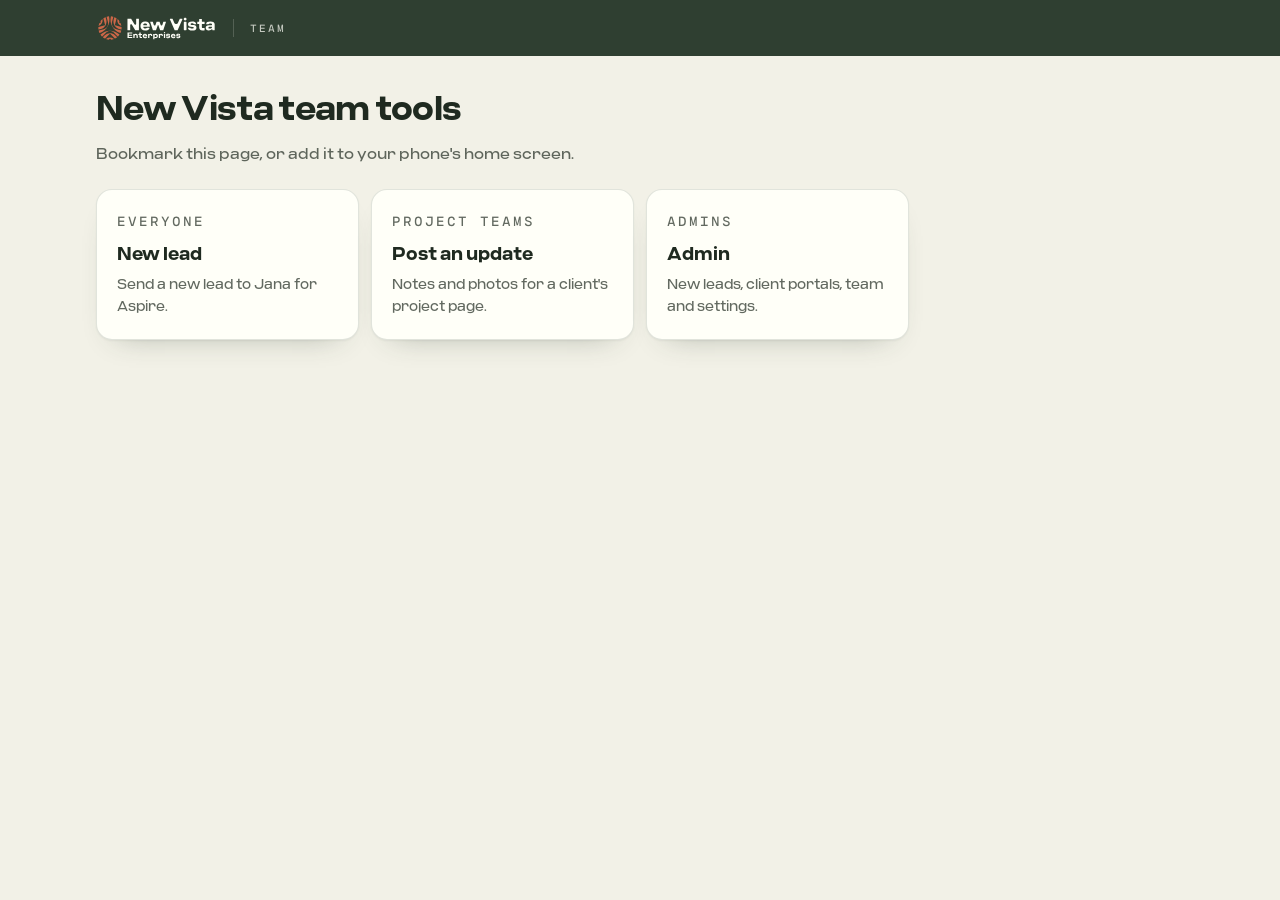
<file: web/index.html>
<!doctype html>
<html lang="en">
<head>
<meta charset="utf-8">
<meta name="viewport" content="width=device-width,initial-scale=1,viewport-fit=cover">
<meta name="robots" content="noindex">
<title>New Vista Team</title>
<link rel="icon" href="assets/logo/nv-mark.svg">
<link rel="stylesheet" href="assets/brand.css">
<style>
.hub{padding-block:28px 60px}
.hub h1{font-size:clamp(26px,5vw,34px)}
.hub > p{color:var(--dim);margin-top:6px}
.tiles{display:grid;gap:12px;margin-top:22px;grid-template-columns:repeat(auto-fill,minmax(230px,1fr))}
.tile{display:flex;flex-direction:column;gap:6px;padding:20px;text-decoration:none;color:inherit;border-radius:16px;background:var(--panel);border:1px solid var(--line);box-shadow:var(--shadow)}
.tile:hover{border-color:var(--blossom-fill)}
.tile b{font-size:18px}
.tile span{color:var(--dim);font-size:14px}
.tile .lab{margin-bottom:4px}
</style>
</head>
<body>
<header class="top"><div class="wrap"><img src="assets/logo/nv-horizontal-reverse.svg" alt="New Vista Enterprises"><span class="ttl">Team</span></div></header>
<main class="wrap hub">
  <h1>New Vista team tools</h1>
  <p>Bookmark this page, or add it to your phone's home screen.</p>
  <div class="tiles">
    <a class="tile" href="lead/"><span class="lab">Everyone</span><b>New lead</b><span>Send a new lead to Jana for Aspire.</span></a>
    <a class="tile" href="post/"><span class="lab">Project teams</span><b>Post an update</b><span>Notes and photos for a client's project page.</span></a>
    <a class="tile" href="admin/"><span class="lab">Admins</span><b>Admin</b><span>New leads, client portals, team and settings.</span></a>
  </div>
</main>
</body>
</html>
</file>
<file: web/assets/brand.css>
/* New Vista: shared look for every page (lead form, admin, client portal, team posting). */
@font-face{font-family:'Criteria CF';font-weight:400;font-style:normal;font-display:swap;src:url(fonts/criteria-400.woff2) format('woff2')}
@font-face{font-family:'Criteria CF';font-weight:500;font-style:normal;font-display:swap;src:url(fonts/criteria-500.woff2) format('woff2')}
@font-face{font-family:'Criteria CF';font-weight:700;font-style:normal;font-display:swap;src:url(fonts/criteria-700.woff2) format('woff2')}
@font-face{font-family:'Cartograph CF';font-weight:400;font-style:normal;font-display:swap;src:url(fonts/cartograph-400.woff2) format('woff2')}

:root{
  --ground:#F2F1E7; --panel:#FFFFF8; --raise:#E8E7DB; --line:rgba(47,63,49,.14); --line2:rgba(47,63,49,.28);
  --ink:#1F2A20; --dim:rgba(31,42,32,.7); --faint:rgba(31,42,32,.55);
  --pine:#2F3F31; --on-pine:#FFFFF8;
  --blossom:#B4502E; --blossom-fill:#CC6748; --blossom-wash:#F6E3DA;
  --seedling:#3E7F48; --seedling-wash:#E1EEDF;
  --sand:#8A6118; --sand-wash:#F3E8D2;
  --dew:#2C6E70; --dew-wash:#DDEFEF;
  --shadow:0 1px 2px rgba(47,63,49,.06),0 14px 30px -22px rgba(47,63,49,.45);
  --f-display:'Criteria CF','Outfit',system-ui,-apple-system,sans-serif;
  --f-label:'Cartograph CF','IBM Plex Mono',ui-monospace,Menlo,monospace;
}
@media (prefers-color-scheme:dark){:root{
  --ground:#111712; --panel:#19211A; --raise:#222C23; --line:rgba(255,255,248,.11); --line2:rgba(255,255,248,.22);
  --ink:#F3F2E8; --dim:rgba(243,242,232,.72); --faint:rgba(243,242,232,.52);
  --pine:#0B100C; --blossom:#E8906F; --blossom-wash:#2E1E17; --seedling:#8BC793; --seedling-wash:#1C2A1E;
  --sand:#D9B36F; --sand-wash:#2A2416; --dew:#8FD0D2; --dew-wash:#172728;
  --shadow:0 1px 2px rgba(0,0,0,.4),0 14px 30px -20px rgba(0,0,0,.85); color-scheme:dark}}

*{box-sizing:border-box}
html{-webkit-text-size-adjust:100%}
body{margin:0;background:var(--ground);color:var(--ink);font-family:var(--f-display);font-size:15.5px;line-height:1.55;-webkit-font-smoothing:antialiased}
h1,h2,h3{margin:0;font-weight:700;letter-spacing:-.02em;text-wrap:balance}
p{margin:0}
img{max-width:100%}
[hidden]{display:none!important}
button,input,select,textarea{font:inherit;color:inherit}
:focus-visible{outline:2px solid var(--blossom-fill);outline-offset:2px}
a{color:var(--dew)}
.num{font-variant-numeric:tabular-nums}
.lab{font-family:var(--f-label);font-size:10.5px;letter-spacing:.14em;text-transform:uppercase;color:var(--faint)}
.wrap{max-width:1120px;margin:0 auto;padding-left:max(16px,env(safe-area-inset-left,0px));padding-right:max(16px,env(safe-area-inset-right,0px))}
.narrow{max-width:680px}

/* buttons */
.btn{display:inline-flex;align-items:center;justify-content:center;gap:7px;border-radius:999px;padding:9px 16px;font-size:14px;font-weight:700;text-decoration:none;cursor:pointer;border:1px solid var(--line2);background:var(--panel);color:var(--ink)}
.btn:hover{border-color:var(--ink)}
.btn.go{background:var(--pine);border-color:var(--pine);color:var(--on-pine)}
.btn.warm{background:var(--blossom-fill);border-color:var(--blossom-fill);color:#fff}
.btn.small{padding:6px 12px;font-size:13px}
.btn.quiet{border-color:transparent;background:none;color:var(--dim);text-decoration:underline}
.btn[disabled]{opacity:.55;cursor:default}

/* fields */
.fld label,.fld .flabel{display:block;font-family:var(--f-label);font-size:10.5px;letter-spacing:.12em;text-transform:uppercase;color:var(--faint);margin-bottom:6px}
.fld .req{color:var(--blossom)}
.fld input,.fld select,.fld textarea{width:100%;font-size:16px;padding:11px 13px;border:1px solid var(--line2);border-radius:10px;background:var(--ground);color:var(--ink)}
.fld textarea{min-height:96px;resize:vertical}
.fld .help{font-size:12.5px;color:var(--faint);margin-top:5px}
.fld.err input,.fld.err select{border-color:var(--blossom);background:var(--blossom-wash)}
.fld .msg{display:none;font-size:12.5px;color:var(--blossom);margin-top:5px}
.fld.err .msg{display:block}
.grid{display:grid;gap:12px}
.g2{grid-template-columns:1fr 1fr}
@media(max-width:560px){.g2{grid-template-columns:1fr}}
.seg{display:grid;grid-template-columns:1fr 1fr;gap:6px;background:var(--raise);padding:4px;border-radius:12px}
.seg.many{grid-template-columns:repeat(auto-fit,minmax(110px,1fr))}
.seg button{border:0;border-radius:9px;padding:10px 8px;background:none;cursor:pointer;font-weight:600;font-size:14.5px;color:var(--dim)}
.seg button[aria-pressed="true"]{background:var(--panel);color:var(--ink);box-shadow:0 1px 3px rgba(0,0,0,.12)}
.chk{display:flex;align-items:center;gap:10px;font-size:15px;cursor:pointer}
.chk input{width:20px;height:20px;accent-color:var(--seedling);margin:0;flex:0 0 auto}

/* toggle switch */
.tg{width:44px;height:26px;border-radius:999px;border:0;background:var(--line2);position:relative;cursor:pointer;padding:0;flex:0 0 auto}
.tg::after{content:"";position:absolute;top:3px;left:3px;width:20px;height:20px;border-radius:50%;background:#fff;transition:left .15s;box-shadow:0 1px 2px rgba(0,0,0,.25)}
.tg[aria-checked="true"]{background:var(--seedling)}
.tg[aria-checked="true"]::after{left:21px}

/* cards */
.card{background:var(--panel);border:1px solid var(--line);border-radius:16px;box-shadow:var(--shadow)}
.cardh{padding:14px 18px;border-bottom:1px solid var(--line);display:flex;justify-content:space-between;align-items:center;gap:12px;flex-wrap:wrap}
.cardh h2,.cardh h3{font-size:16px}
.cardb{padding:18px}
.pav{width:44px;height:44px;border-radius:50%;display:grid;place-items:center;font-weight:700;font-size:15px;color:#FFFFF8;background:var(--dew) center/cover;flex:0 0 auto}

/* top bar */
body::before{content:"";position:fixed;inset:0 0 auto;height:env(safe-area-inset-top,0px);z-index:30;background:#2F3F31}
.top{background:#2F3F31;color:#FFFFF8}
.top .wrap{display:flex;align-items:center;gap:16px;padding-block:12px;min-height:56px}
.top img{height:28px;width:auto;display:block}
.top .ttl{font-family:var(--f-label);font-size:11px;letter-spacing:.18em;text-transform:uppercase;opacity:.72;padding-left:16px;border-left:1px solid rgba(255,255,248,.25)}
.top .right{margin-left:auto;display:flex;align-items:center;gap:12px;font-size:13.5px}
.top .right button,.top .right a{background:none;border:1px solid rgba(255,255,248,.3);color:#FFFFF8;border-radius:999px;padding:5px 12px;cursor:pointer;font-size:13px;text-decoration:none}
@media(max-width:620px){.top .ttl,.top .nm{display:none}}

/* sign-in */
.signin{min-height:100vh;min-height:100dvh;display:grid;place-items:center;background:#2F3F31;padding-block:40px}
.signin.photo{background:linear-gradient(180deg,rgba(17,23,18,.5),rgba(17,23,18,.78)),url(covers/garden.jpg) center/cover}
.sbox{width:min(420px,100%);background:var(--panel);border-radius:18px;padding:30px 26px;box-shadow:0 30px 70px -30px rgba(0,0,0,.7)}
.sbox .logo{height:32px;display:block}
.sbox h1{font-size:26px;margin-top:22px}
.sbox p{color:var(--dim);margin-top:8px}
.sbox .fld{margin-top:18px}
.sbox .btn{width:100%;margin-top:14px;padding:13px}
.sbox .ok{margin-top:16px;padding:12px 14px;border-radius:10px;background:var(--seedling-wash);font-size:14px}
.sbox .bad{margin-top:16px;padding:12px 14px;border-radius:10px;background:var(--blossom-wash);font-size:14px}
.code{letter-spacing:.3em;text-align:center;font-size:22px!important;font-variant-numeric:tabular-nums}

/* misc */
.toast{position:fixed;left:50%;transform:translateX(-50%);bottom:calc(20px + env(safe-area-inset-bottom,0px));background:#2F3F31;color:#FFFFF8;padding:11px 18px;border-radius:999px;font-size:14px;z-index:50;box-shadow:var(--shadow);max-width:calc(100% - 32px)}
.empty{color:var(--faint);padding:22px 18px;text-align:center}
.loading{padding:60px 16px;text-align:center;color:var(--faint)}
.pill{display:inline-block;font-family:var(--f-label);font-size:9.5px;letter-spacing:.12em;text-transform:uppercase;padding:3px 8px;border-radius:999px;vertical-align:2px}
.pill.now,.pill.due,.pill.new{background:var(--blossom-wash);color:var(--blossom)}
.pill.ok{background:var(--seedling-wash);color:var(--seedling)}
.pill.wait{background:var(--sand-wash);color:var(--sand)}
.pill.gray{background:var(--raise);color:var(--dim)}
@media(prefers-reduced-motion:reduce){*{transition:none!important;animation:none!important}}
</file>
